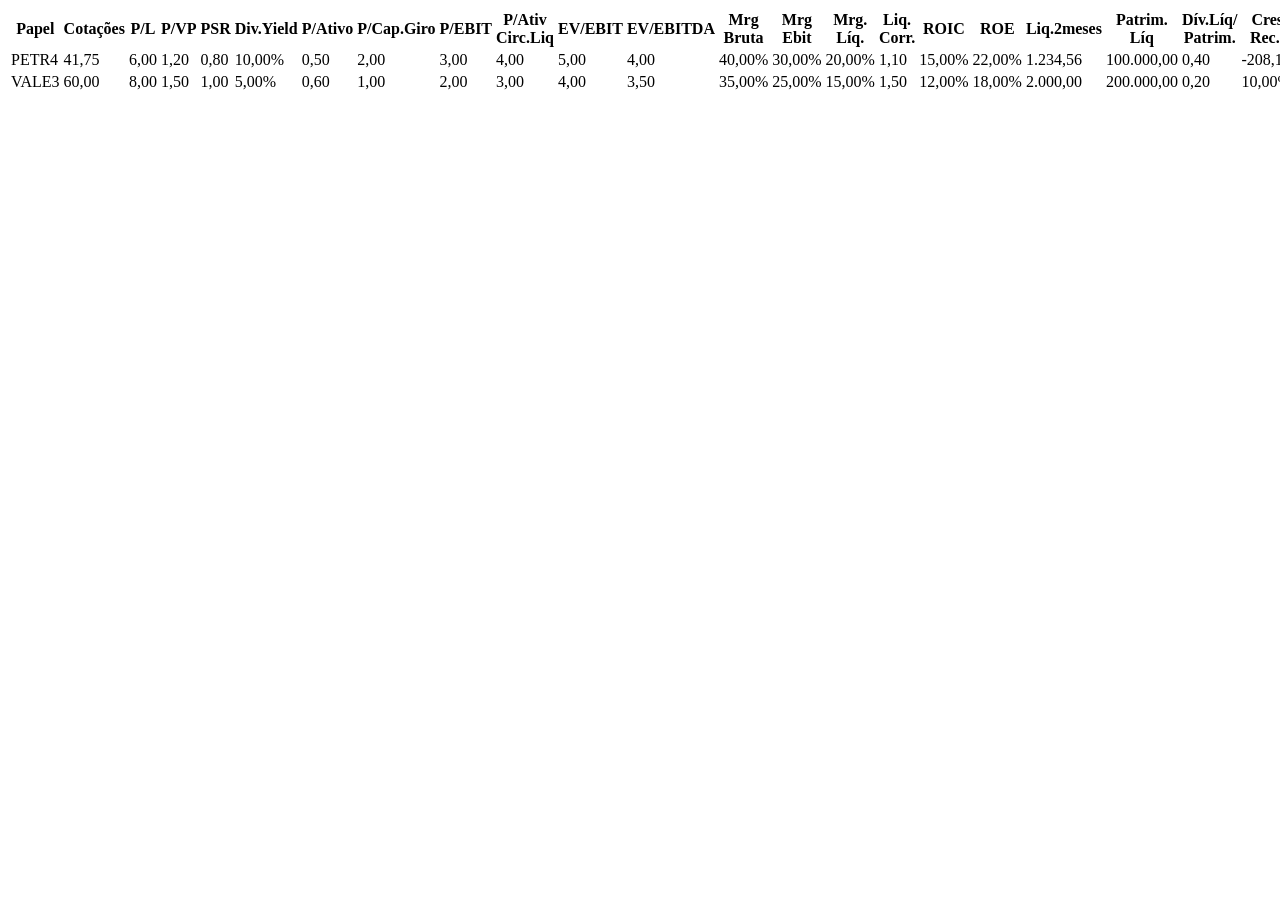
<file: tests/fixtures/fundamentus.html>
<html><head><meta charset="iso-8859-1"></head><body>
<table>
<tr>
<th>Papel</th><th>Cota��es</th><th>P/L</th><th>P/VP</th><th>PSR</th><th>Div.Yield</th>
<th>P/Ativo</th><th>P/Cap.Giro</th><th>P/EBIT</th><th>P/Ativ Circ.Liq</th>
<th>EV/EBIT</th><th>EV/EBITDA</th><th>Mrg Bruta</th><th>Mrg Ebit</th><th>Mrg. L�q.</th>
<th>Liq. Corr.</th><th>ROIC</th><th>ROE</th><th>Liq.2meses</th><th>Patrim. L�q</th>
<th>D�v.L�q/ Patrim.</th><th>Cresc. Rec.5a</th>
</tr>
<tr>
<td>PETR4</td><td>41,75</td><td>6,00</td><td>1,20</td><td>0,80</td><td>10,00%</td>
<td>0,50</td><td>2,00</td><td>3,00</td><td>4,00</td>
<td>5,00</td><td>4,00</td><td>40,00%</td><td>30,00%</td><td>20,00%</td>
<td>1,10</td><td>15,00%</td><td>22,00%</td><td>1.234,56</td><td>100.000,00</td>
<td>0,40</td><td>-208,15%</td>
</tr>
<tr>
<td>VALE3</td><td>60,00</td><td>8,00</td><td>1,50</td><td>1,00</td><td>5,00%</td>
<td>0,60</td><td>1,00</td><td>2,00</td><td>3,00</td>
<td>4,00</td><td>3,50</td><td>35,00%</td><td>25,00%</td><td>15,00%</td>
<td>1,50</td><td>12,00%</td><td>18,00%</td><td>2.000,00</td><td>200.000,00</td>
<td>0,20</td><td>10,00%</td>
</tr>
</table>
</body></html>
</file>
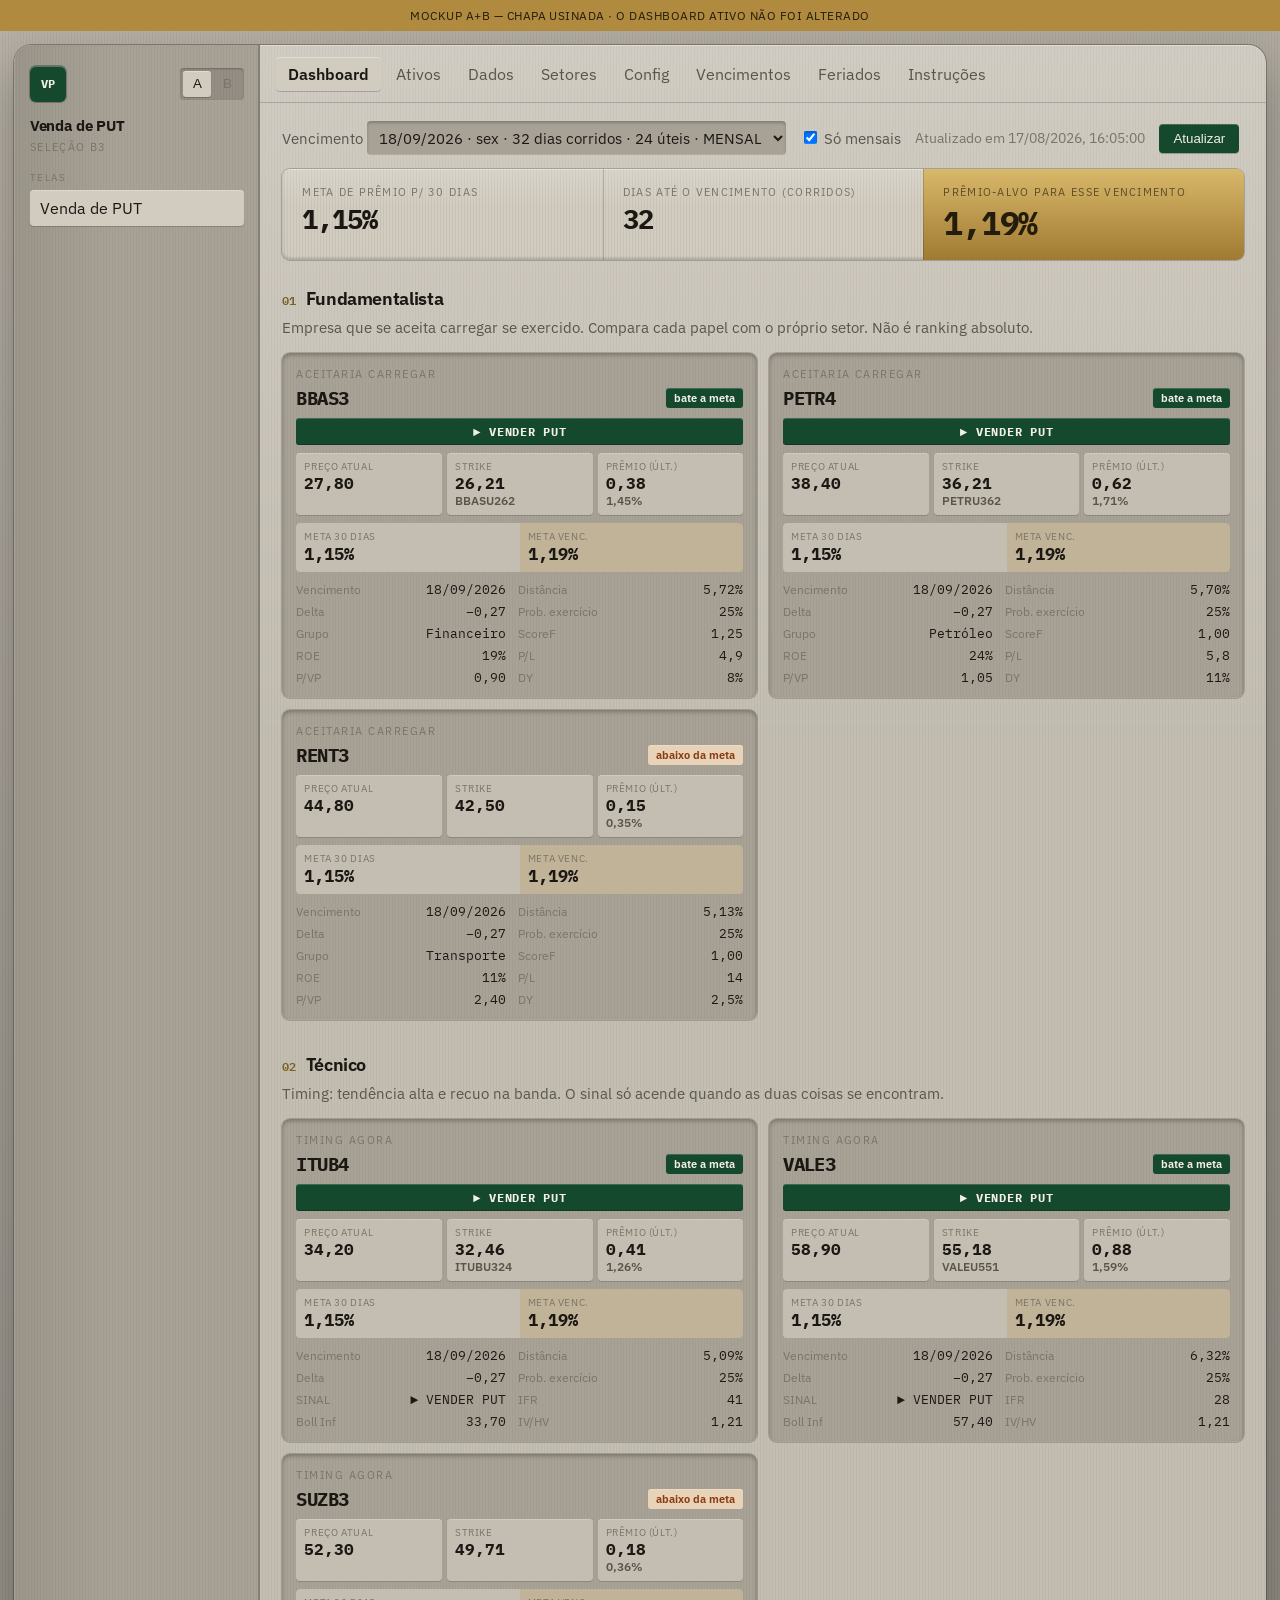
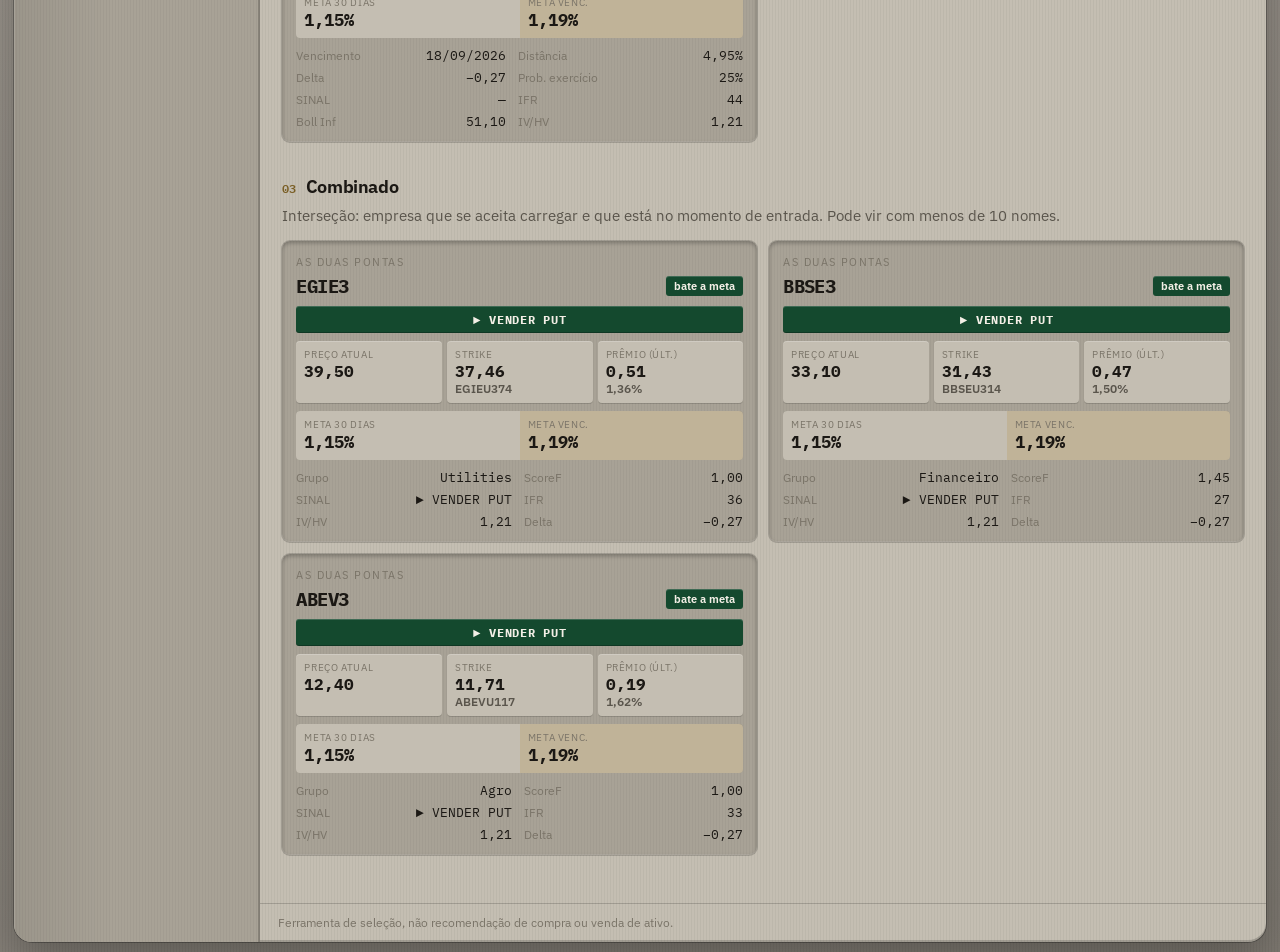
<file: docs/superpowers/specs/mockup-chapa-ab.html>
<!DOCTYPE html>
<html lang="pt-BR" data-theme="light">
<head>
  <meta charset="utf-8">
  <meta name="viewport" content="width=device-width, initial-scale=1">
  <title>Mockup A+B — chapa usinada</title>
  <link rel="preconnect" href="https://fonts.googleapis.com">
  <link rel="preconnect" href="https://fonts.gstatic.com" crossorigin>
  <link href="https://fonts.googleapis.com/css2?family=IBM+Plex+Mono:wght@500;600;700&family=IBM+Plex+Sans:wght@400;500;600;650&display=swap" rel="stylesheet">
  <style>
    :root {
      --page: #9e9890;
      --plate: #c4beb2;
      --pocket: #a8a296;
      --raised: #d2ccc0;
      --ink: #1b1814;
      --ink-2: #5a554c;
      --ink-3: #7a7468;
      --enamel: #14492e;
      --enamel-ink: #f3efe6;
      --brass: #b08a3e;
      --brass-deep: #7a5e24;
      --brass-ink: #241c0c;
      --warn: #8a3b12;
      --warn-tint: #e8d3b8;
      --font: "IBM Plex Sans", "Segoe UI", sans-serif;
      --mono: "IBM Plex Mono", ui-monospace, monospace;
      color-scheme: light;
    }
    [data-theme="dark"] {
      --page: #0b0c0d;
      --plate: #1a1b1e;
      --pocket: #101114;
      --raised: #24262b;
      --ink: #ece6db;
      --ink-2: #a39b8e;
      --ink-3: #6f6a60;
      --enamel: #1b6b3e;
      --enamel-ink: #eef6ef;
      --brass: #c4a35a;
      --brass-deep: #8a6c30;
      --brass-ink: #f4e6c0;
      --warn: #f3c28a;
      --warn-tint: #3a2a18;
      color-scheme: dark;
    }
    * { box-sizing: border-box; }
    html, body { margin: 0; min-height: 100%; }
    body {
      font-family: var(--font);
      color: var(--ink);
      background:
        repeating-linear-gradient(90deg, transparent 0 2px, rgba(0,0,0,.045) 2px 3px),
        radial-gradient(900px 420px at 8% -10%, rgba(255,255,255,.22), transparent 50%),
        linear-gradient(165deg, #b7b1a6, var(--page) 46%, #7f7a72);
    }
    [data-theme="dark"] body {
      background:
        repeating-linear-gradient(90deg, transparent 0 2px, rgba(255,255,255,.03) 2px 3px),
        radial-gradient(800px 380px at 10% -12%, rgba(196,163,90,.07), transparent 48%),
        linear-gradient(165deg, #1c1d20, #0b0c0d 50%, #070708);
    }
    .note {
      position: sticky; top: 0; z-index: 8;
      padding: 8px 16px;
      font-size: 12px;
      letter-spacing: .04em;
      text-transform: uppercase;
      background: var(--brass);
      color: var(--brass-ink);
      text-align: center;
    }
    .chassis {
      display: flex;
      min-height: 100dvh;
      margin: 14px;
      border-radius: 18px;
      overflow: hidden;
      background:
        linear-gradient(180deg, rgba(255,255,255,.22), transparent 28%),
        repeating-linear-gradient(90deg, transparent 0 2px, rgba(0,0,0,.04) 2px 3px),
        var(--plate);
      box-shadow:
        inset 0 1px 0 rgba(255,255,255,.35),
        inset 0 -2px 0 rgba(0,0,0,.18),
        0 0 0 1px rgba(0,0,0,.28),
        0 22px 50px rgba(0,0,0,.28);
    }
    .rail {
      width: 15.4rem;
      flex-shrink: 0;
      padding: 1.3rem 1rem;
      background:
        linear-gradient(90deg, rgba(0,0,0,.08), transparent 40%),
        repeating-linear-gradient(90deg, transparent 0 2px, rgba(0,0,0,.035) 2px 3px),
        var(--pocket);
      box-shadow: inset -2px 0 0 rgba(0,0,0,.2), inset 1px 0 0 rgba(255,255,255,.12);
    }
    .row { display: flex; justify-content: space-between; align-items: center; }
    .mark {
      width: 36px; height: 36px; border-radius: 6px;
      display: grid; place-items: center;
      background: var(--enamel); color: var(--enamel-ink);
      font: 700 12px var(--mono);
      box-shadow: inset 0 1px 0 rgba(255,255,255,.25), 0 0 0 1px rgba(0,0,0,.25);
    }
    .switch { display: flex; gap: 2px; padding: 3px; border-radius: 4px;
      background: rgba(0,0,0,.12); box-shadow: inset 0 1px 2px rgba(0,0,0,.25); }
    .switch button {
      border: 0; background: transparent; color: var(--ink-3);
      width: 28px; height: 26px; border-radius: 3px; cursor: pointer;
    }
    .switch button[aria-pressed="true"] {
      background: var(--raised); color: var(--ink);
      box-shadow: inset 0 1px 0 rgba(255,255,255,.3), 0 1px 0 rgba(0,0,0,.2);
    }
    .brand { margin: 14px 0 16px; }
    .brand b { display: block; font-size: 15px; letter-spacing: -.02em; }
    .brand span { font-size: 11px; color: var(--ink-3); letter-spacing: .12em; text-transform: uppercase; }
    .nav-label { margin: 0 0 6px; font-size: 10px; letter-spacing: .14em; text-transform: uppercase; color: var(--ink-3); }
    .nav a {
      display: block; color: var(--ink-2); text-decoration: none;
      padding: 8px 10px; border-radius: 4px; margin-bottom: 4px;
    }
    .nav a.on {
      background: var(--raised); color: var(--ink);
      box-shadow: inset 0 1px 0 rgba(255,255,255,.25), 0 1px 0 rgba(0,0,0,.18);
    }
    .stage { flex: 1; min-width: 0; display: flex; flex-direction: column; }
    .tabs {
      display: flex; gap: 3px; padding: 12px 16px;
      overflow-x: auto;
      box-shadow: inset 0 -1px 0 rgba(0,0,0,.18);
    }
    .tab {
      border: 0; background: transparent; color: var(--ink-2);
      padding: 7px 12px; border-radius: 4px; cursor: pointer; font: inherit; white-space: nowrap;
    }
    .tab.on {
      background: var(--raised); color: var(--ink); font-weight: 600;
      box-shadow: inset 0 1px 0 rgba(255,255,255,.28), 0 1px 0 rgba(0,0,0,.2);
    }
    .pane { padding: 18px 22px 48px; }
    .pane[hidden] { display: none; }
    .bar { display: flex; flex-wrap: wrap; gap: 10px 14px; align-items: center; margin-bottom: 14px; color: var(--ink-2); font-size: .95rem; }
    select, input {
      font: inherit; color: var(--ink); background: var(--pocket); border: 0;
      padding: 6px 8px; border-radius: 4px;
      box-shadow: inset 0 2px 3px rgba(0,0,0,.22), inset 0 -1px 0 rgba(255,255,255,.1);
    }
    .go {
      border: 0; background: var(--enamel); color: var(--enamel-ink);
      padding: 7px 14px; border-radius: 4px; font: 600 inherit; cursor: pointer;
      box-shadow: inset 0 1px 0 rgba(255,255,255,.2), 0 1px 0 rgba(0,0,0,.25);
    }
    .stamp { color: var(--ink-3); font-size: .86rem; }
    .tape {
      display: flex; flex-wrap: wrap; margin-bottom: 26px; border-radius: 8px; overflow: hidden;
      background:
        linear-gradient(180deg, rgba(255,255,255,.18), transparent 40%),
        repeating-linear-gradient(90deg, transparent 0 2px, rgba(0,0,0,.05) 2px 3px),
        var(--raised);
      box-shadow:
        inset 0 1px 0 rgba(255,255,255,.35),
        inset 0 -2px 3px rgba(0,0,0,.18),
        0 0 0 1px rgba(0,0,0,.2);
    }
    .cell { flex: 1; min-width: 170px; padding: 16px 20px; }
    .cell + .cell { box-shadow: inset 1px 0 0 rgba(0,0,0,.18); }
    .lbl { font-size: .66rem; letter-spacing: .12em; text-transform: uppercase; color: var(--ink-3); }
    .val { font-family: var(--mono); font-size: 1.7rem; font-weight: 700; letter-spacing: -.04em; margin-top: 2px; }
    .cell.gold {
      background:
        linear-gradient(180deg, #d8b86a, #a07a32);
      color: var(--brass-ink);
    }
    .cell.gold .lbl { color: rgba(36,28,12,.65); }
    .cell.gold .val { font-size: 2.05rem; }
    .list + .list { margin-top: 32px; }
    .list h2 {
      margin: 0 0 6px; font-size: 1.15rem; font-weight: 650; letter-spacing: -.02em;
      display: flex; gap: 10px; align-items: baseline;
    }
    .idx { font-family: var(--mono); font-size: .78rem; color: var(--brass-deep); font-weight: 600; }
    .narr { margin: 0 0 14px; max-width: 70rem; color: var(--ink-2); font-size: .93rem; line-height: 1.55; }
    .cards { display: grid; grid-template-columns: repeat(auto-fill, minmax(20rem, 1fr)); gap: 12px; }
    .card {
      padding: 14px 14px 12px;
      border-radius: 8px;
      background:
        repeating-linear-gradient(90deg, transparent 0 2px, rgba(0,0,0,.035) 2px 3px),
        var(--pocket);
      box-shadow:
        inset 0 2px 4px rgba(0,0,0,.28),
        inset 0 -1px 0 rgba(255,255,255,.12),
        0 0 0 1px rgba(0,0,0,.18);
    }
    .kicker { margin: 0 0 4px; font-size: .66rem; letter-spacing: .14em; text-transform: uppercase; color: var(--ink-3); }
    .head { display: flex; justify-content: space-between; align-items: center; gap: 8px; margin-bottom: 8px; }
    .ticker { margin: 0; font-family: var(--mono); font-size: 1.2rem; font-weight: 700; letter-spacing: -.03em; }
    .chip {
      font-size: .7rem; font-weight: 650; padding: 3px 8px; border-radius: 3px;
      background: var(--enamel); color: var(--enamel-ink);
      box-shadow: inset 0 1px 0 rgba(255,255,255,.18);
    }
    .chip.warn { background: var(--warn-tint); color: var(--warn); }
    .sinal {
      margin: 0 0 8px; text-align: center; padding: 5px 8px; border-radius: 3px;
      background: var(--enamel); color: var(--enamel-ink);
      font-family: var(--mono); font-size: .78rem; font-weight: 700; letter-spacing: .06em;
      box-shadow: inset 0 1px 0 rgba(255,255,255,.18), inset 0 -1px 0 rgba(0,0,0,.25);
    }
    .ops { display: grid; grid-template-columns: 1fr 1fr 1fr; gap: 5px; }
    .op {
      padding: 7px 8px; border-radius: 4px;
      background: var(--plate);
      box-shadow: inset 0 1px 0 rgba(255,255,255,.2), 0 1px 0 rgba(0,0,0,.15);
    }
    .op span { display: block; font-size: .64rem; letter-spacing: .06em; text-transform: uppercase; color: var(--ink-3); }
    .op b { display: block; font-family: var(--mono); font-size: 1rem; font-weight: 650; }
    .op small { display: block; font-size: .72rem; font-weight: 600; color: var(--ink-2); }
    .strip { display: grid; grid-template-columns: 1fr 1fr; margin: 8px 0; border-radius: 4px; overflow: hidden;
      box-shadow: inset 0 2px 3px rgba(0,0,0,.2); }
    .strip div { padding: 7px 8px; }
    .strip .a { background: var(--plate); }
    .strip .b { background: color-mix(in srgb, var(--brass) 22%, var(--plate)); }
    .strip span { display: block; font-size: .64rem; letter-spacing: .06em; text-transform: uppercase; color: var(--ink-3); }
    .strip b { font-family: var(--mono); font-size: 1.05rem; }
    dl { margin: 8px 0 0; display: grid; grid-template-columns: max-content 1fr max-content 1fr; gap: 4px 12px; align-items: baseline; }
    dt { color: var(--ink-3); font-size: .76rem; }
    dd { margin: 0; text-align: right; font-family: var(--mono); font-size: .84rem; font-variant-numeric: tabular-nums; }
    table { width: 100%; border-collapse: collapse; background: var(--pocket); border-radius: 8px; overflow: hidden;
      box-shadow: inset 0 2px 4px rgba(0,0,0,.25); }
    th, td { padding: 8px 10px; text-align: left; font-variant-numeric: tabular-nums; }
    th { font-size: 11px; color: var(--ink-2); background: var(--plate); }
    td { border-top: 1px solid rgba(0,0,0,.12); font-family: var(--mono); font-size: .86rem; }
    foot { display: block; padding: 12px 18px; color: var(--ink-3); font-size: 12px;
      box-shadow: inset 0 1px 0 rgba(0,0,0,.18); }
    @media (max-width: 720px) {
      .chassis { flex-direction: column; margin: 8px; }
      .rail { width: 100%; }
      .nav { display: none; }
      .ops { grid-template-columns: 1fr; }
      dl { grid-template-columns: auto 1fr; }
    }
  </style>
</head>
<body>
  <div class="note">Mockup A+B — chapa usinada · o dashboard ativo não foi alterado</div>
  <div class="chassis">
    <aside class="rail">
      <div class="row">
        <span class="mark">VP</span>
        <div class="switch" role="group" aria-label="Acabamento">
          <button type="button" id="to-a" aria-pressed="true" title="Titânio natural">A</button>
          <button type="button" id="to-b" aria-pressed="false" title="Space black">B</button>
        </div>
      </div>
      <div class="brand">
        <b>Venda de PUT</b>
        <span>Seleção B3</span>
      </div>
      <p class="nav-label">Telas</p>
      <nav class="nav">
        <a class="on" href="#dash">Venda de PUT</a>
      </nav>
    </aside>
    <div class="stage">
      <header class="tabs">
        <button class="tab on" data-p="dash">Dashboard</button>
        <button class="tab" data-p="ativos">Ativos</button>
        <button class="tab" data-p="dados">Dados</button>
        <button class="tab" data-p="setores">Setores</button>
        <button class="tab" data-p="config">Config</button>
        <button class="tab" data-p="venc">Vencimentos</button>
        <button class="tab" data-p="fer">Feriados</button>
        <button class="tab" data-p="ins">Instruções</button>
      </header>

      <section id="dash" class="pane">
        <div class="bar">
          <label>Vencimento
            <select>
              <option>18/09/2026 · sex · 32 dias corridos · 24 úteis · MENSAL</option>
              <option>21/08/2026 · sex · 4 dias corridos · 5 úteis · MENSAL</option>
            </select>
          </label>
          <label><input type="checkbox" checked> Só mensais</label>
          <span class="stamp">Atualizado em 17/08/2026, 16:05:00</span>
          <button class="go" type="button">Atualizar</button>
        </div>
        <div class="tape">
          <div class="cell"><div class="lbl">Meta de prêmio p/ 30 dias</div><div class="val">1,15%</div></div>
          <div class="cell"><div class="lbl">Dias até o vencimento (corridos)</div><div class="val">32</div></div>
          <div class="cell gold"><div class="lbl">Prêmio-alvo para esse vencimento</div><div class="val">1,19%</div></div>
        </div>

        <article class="list">
          <h2><span class="idx">01</span> Fundamentalista</h2>
          <p class="narr">Empresa que se aceita carregar se exercido. Compara cada papel com o próprio setor. Não é ranking absoluto.</p>
          <div class="cards">
            <article class="card">
              <p class="kicker">Aceitaria carregar</p>
              <header class="head"><h3 class="ticker">BBAS3</h3><span class="chip">bate a meta</span></header>
              <p class="sinal">► VENDER PUT</p>
              <div class="ops">
                <div class="op"><span>Preço atual</span><b>27,80</b></div>
                <div class="op"><span>Strike</span><b>26,21</b><small>BBASU262</small></div>
                <div class="op"><span>Prêmio (últ.)</span><b>0,38</b><small>1,45%</small></div>
              </div>
              <div class="strip"><div class="a"><span>Meta 30 dias</span><b>1,15%</b></div><div class="b"><span>Meta venc.</span><b>1,19%</b></div></div>
              <dl>
                <dt>Vencimento</dt><dd>18/09/2026</dd><dt>Distância</dt><dd>5,72%</dd>
                <dt>Delta</dt><dd>−0,27</dd><dt>Prob. exercício</dt><dd>25%</dd>
                <dt>Grupo</dt><dd>Financeiro</dd><dt>ScoreF</dt><dd>1,25</dd>
                <dt>ROE</dt><dd>19%</dd><dt>P/L</dt><dd>4,9</dd>
                <dt>P/VP</dt><dd>0,90</dd><dt>DY</dt><dd>8%</dd>
              </dl>
            </article>
            <article class="card">
              <p class="kicker">Aceitaria carregar</p>
              <header class="head"><h3 class="ticker">PETR4</h3><span class="chip">bate a meta</span></header>
              <p class="sinal">► VENDER PUT</p>
              <div class="ops">
                <div class="op"><span>Preço atual</span><b>38,40</b></div>
                <div class="op"><span>Strike</span><b>36,21</b><small>PETRU362</small></div>
                <div class="op"><span>Prêmio (últ.)</span><b>0,62</b><small>1,71%</small></div>
              </div>
              <div class="strip"><div class="a"><span>Meta 30 dias</span><b>1,15%</b></div><div class="b"><span>Meta venc.</span><b>1,19%</b></div></div>
              <dl>
                <dt>Vencimento</dt><dd>18/09/2026</dd><dt>Distância</dt><dd>5,70%</dd>
                <dt>Delta</dt><dd>−0,27</dd><dt>Prob. exercício</dt><dd>25%</dd>
                <dt>Grupo</dt><dd>Petróleo</dd><dt>ScoreF</dt><dd>1,00</dd>
                <dt>ROE</dt><dd>24%</dd><dt>P/L</dt><dd>5,8</dd>
                <dt>P/VP</dt><dd>1,05</dd><dt>DY</dt><dd>11%</dd>
              </dl>
            </article>
            <article class="card">
              <p class="kicker">Aceitaria carregar</p>
              <header class="head"><h3 class="ticker">RENT3</h3><span class="chip warn">abaixo da meta</span></header>
              <div class="ops">
                <div class="op"><span>Preço atual</span><b>44,80</b></div>
                <div class="op"><span>Strike</span><b>42,50</b></div>
                <div class="op"><span>Prêmio (últ.)</span><b>0,15</b><small>0,35%</small></div>
              </div>
              <div class="strip"><div class="a"><span>Meta 30 dias</span><b>1,15%</b></div><div class="b"><span>Meta venc.</span><b>1,19%</b></div></div>
              <dl>
                <dt>Vencimento</dt><dd>18/09/2026</dd><dt>Distância</dt><dd>5,13%</dd>
                <dt>Delta</dt><dd>−0,27</dd><dt>Prob. exercício</dt><dd>25%</dd>
                <dt>Grupo</dt><dd>Transporte</dd><dt>ScoreF</dt><dd>1,00</dd>
                <dt>ROE</dt><dd>11%</dd><dt>P/L</dt><dd>14</dd>
                <dt>P/VP</dt><dd>2,40</dd><dt>DY</dt><dd>2,5%</dd>
              </dl>
            </article>
          </div>
        </article>

        <article class="list">
          <h2><span class="idx">02</span> Técnico</h2>
          <p class="narr">Timing: tendência alta e recuo na banda. O sinal só acende quando as duas coisas se encontram.</p>
          <div class="cards">
            <article class="card">
              <p class="kicker">Timing agora</p>
              <header class="head"><h3 class="ticker">ITUB4</h3><span class="chip">bate a meta</span></header>
              <p class="sinal">► VENDER PUT</p>
              <div class="ops">
                <div class="op"><span>Preço atual</span><b>34,20</b></div>
                <div class="op"><span>Strike</span><b>32,46</b><small>ITUBU324</small></div>
                <div class="op"><span>Prêmio (últ.)</span><b>0,41</b><small>1,26%</small></div>
              </div>
              <div class="strip"><div class="a"><span>Meta 30 dias</span><b>1,15%</b></div><div class="b"><span>Meta venc.</span><b>1,19%</b></div></div>
              <dl>
                <dt>Vencimento</dt><dd>18/09/2026</dd><dt>Distância</dt><dd>5,09%</dd>
                <dt>Delta</dt><dd>−0,27</dd><dt>Prob. exercício</dt><dd>25%</dd>
                <dt>SINAL</dt><dd>► VENDER PUT</dd><dt>IFR</dt><dd>41</dd>
                <dt>Boll Inf</dt><dd>33,70</dd><dt>IV/HV</dt><dd>1,21</dd>
              </dl>
            </article>
            <article class="card">
              <p class="kicker">Timing agora</p>
              <header class="head"><h3 class="ticker">VALE3</h3><span class="chip">bate a meta</span></header>
              <p class="sinal">► VENDER PUT</p>
              <div class="ops">
                <div class="op"><span>Preço atual</span><b>58,90</b></div>
                <div class="op"><span>Strike</span><b>55,18</b><small>VALEU551</small></div>
                <div class="op"><span>Prêmio (últ.)</span><b>0,88</b><small>1,59%</small></div>
              </div>
              <div class="strip"><div class="a"><span>Meta 30 dias</span><b>1,15%</b></div><div class="b"><span>Meta venc.</span><b>1,19%</b></div></div>
              <dl>
                <dt>Vencimento</dt><dd>18/09/2026</dd><dt>Distância</dt><dd>6,32%</dd>
                <dt>Delta</dt><dd>−0,27</dd><dt>Prob. exercício</dt><dd>25%</dd>
                <dt>SINAL</dt><dd>► VENDER PUT</dd><dt>IFR</dt><dd>28</dd>
                <dt>Boll Inf</dt><dd>57,40</dd><dt>IV/HV</dt><dd>1,21</dd>
              </dl>
            </article>
            <article class="card">
              <p class="kicker">Timing agora</p>
              <header class="head"><h3 class="ticker">SUZB3</h3><span class="chip warn">abaixo da meta</span></header>
              <div class="ops">
                <div class="op"><span>Preço atual</span><b>52,30</b></div>
                <div class="op"><span>Strike</span><b>49,71</b></div>
                <div class="op"><span>Prêmio (últ.)</span><b>0,18</b><small>0,36%</small></div>
              </div>
              <div class="strip"><div class="a"><span>Meta 30 dias</span><b>1,15%</b></div><div class="b"><span>Meta venc.</span><b>1,19%</b></div></div>
              <dl>
                <dt>Vencimento</dt><dd>18/09/2026</dd><dt>Distância</dt><dd>4,95%</dd>
                <dt>Delta</dt><dd>−0,27</dd><dt>Prob. exercício</dt><dd>25%</dd>
                <dt>SINAL</dt><dd>—</dd><dt>IFR</dt><dd>44</dd>
                <dt>Boll Inf</dt><dd>51,10</dd><dt>IV/HV</dt><dd>1,21</dd>
              </dl>
            </article>
          </div>
        </article>

        <article class="list">
          <h2><span class="idx">03</span> Combinado</h2>
          <p class="narr">Interseção: empresa que se aceita carregar e que está no momento de entrada. Pode vir com menos de 10 nomes.</p>
          <div class="cards">
            <article class="card">
              <p class="kicker">As duas pontas</p>
              <header class="head"><h3 class="ticker">EGIE3</h3><span class="chip">bate a meta</span></header>
              <p class="sinal">► VENDER PUT</p>
              <div class="ops">
                <div class="op"><span>Preço atual</span><b>39,50</b></div>
                <div class="op"><span>Strike</span><b>37,46</b><small>EGIEU374</small></div>
                <div class="op"><span>Prêmio (últ.)</span><b>0,51</b><small>1,36%</small></div>
              </div>
              <div class="strip"><div class="a"><span>Meta 30 dias</span><b>1,15%</b></div><div class="b"><span>Meta venc.</span><b>1,19%</b></div></div>
              <dl>
                <dt>Grupo</dt><dd>Utilities</dd><dt>ScoreF</dt><dd>1,00</dd>
                <dt>SINAL</dt><dd>► VENDER PUT</dd><dt>IFR</dt><dd>36</dd>
                <dt>IV/HV</dt><dd>1,21</dd><dt>Delta</dt><dd>−0,27</dd>
              </dl>
            </article>
            <article class="card">
              <p class="kicker">As duas pontas</p>
              <header class="head"><h3 class="ticker">BBSE3</h3><span class="chip">bate a meta</span></header>
              <p class="sinal">► VENDER PUT</p>
              <div class="ops">
                <div class="op"><span>Preço atual</span><b>33,10</b></div>
                <div class="op"><span>Strike</span><b>31,43</b><small>BBSEU314</small></div>
                <div class="op"><span>Prêmio (últ.)</span><b>0,47</b><small>1,50%</small></div>
              </div>
              <div class="strip"><div class="a"><span>Meta 30 dias</span><b>1,15%</b></div><div class="b"><span>Meta venc.</span><b>1,19%</b></div></div>
              <dl>
                <dt>Grupo</dt><dd>Financeiro</dd><dt>ScoreF</dt><dd>1,45</dd>
                <dt>SINAL</dt><dd>► VENDER PUT</dd><dt>IFR</dt><dd>27</dd>
                <dt>IV/HV</dt><dd>1,21</dd><dt>Delta</dt><dd>−0,27</dd>
              </dl>
            </article>
            <article class="card">
              <p class="kicker">As duas pontas</p>
              <header class="head"><h3 class="ticker">ABEV3</h3><span class="chip">bate a meta</span></header>
              <p class="sinal">► VENDER PUT</p>
              <div class="ops">
                <div class="op"><span>Preço atual</span><b>12,40</b></div>
                <div class="op"><span>Strike</span><b>11,71</b><small>ABEVU117</small></div>
                <div class="op"><span>Prêmio (últ.)</span><b>0,19</b><small>1,62%</small></div>
              </div>
              <div class="strip"><div class="a"><span>Meta 30 dias</span><b>1,15%</b></div><div class="b"><span>Meta venc.</span><b>1,19%</b></div></div>
              <dl>
                <dt>Grupo</dt><dd>Agro</dd><dt>ScoreF</dt><dd>1,00</dd>
                <dt>SINAL</dt><dd>► VENDER PUT</dd><dt>IFR</dt><dd>33</dd>
                <dt>IV/HV</dt><dd>1,21</dd><dt>Delta</dt><dd>−0,27</dd>
              </dl>
            </article>
          </div>
        </article>
      </section>

      <section id="ativos" class="pane" hidden>
        <table>
          <thead><tr><th>Ticker</th><th>Grupo</th><th>ScoreF</th><th>SINAL</th><th>IFR</th><th>IV/HV</th></tr></thead>
          <tbody>
            <tr><td>BBAS3</td><td>Financeiro</td><td>1,25</td><td>► VENDER PUT</td><td>24</td><td>1,21</td></tr>
            <tr><td>PETR4</td><td>Petróleo</td><td>1,00</td><td>► VENDER PUT</td><td>32</td><td>1,21</td></tr>
            <tr><td>ITUB4</td><td>Financeiro</td><td>1,95</td><td>► VENDER PUT</td><td>41</td><td>1,21</td></tr>
            <tr><td>RENT3</td><td>Transporte</td><td>1,00</td><td>—</td><td>48</td><td>1,21</td></tr>
          </tbody>
        </table>
      </section>
      <section id="dados" class="pane" hidden><p class="narr">Aba Dados — mesma chapa, tabela de indicadores. Mockup.</p></section>
      <section id="setores" class="pane" hidden><p class="narr">Aba Setores — ranks dentro do grupo. Mockup.</p></section>
      <section id="config" class="pane" hidden>
        <p class="narr">Calculadora: Meta 30d × √(dias / 30). Campos recuados na chapa, sem vidro.</p>
        <label>Meta de prêmio p/ 30 dias <input value="0,0115"></label>
      </section>
      <section id="venc" class="pane" hidden><p class="narr">Lista de vencimentos mensais e semanais. Mockup.</p></section>
      <section id="fer" class="pane" hidden><p class="narr">Feriados B3. Mockup.</p></section>
      <section id="ins" class="pane" hidden>
        <p class="narr">Ferramenta de seleção para venda de put coberta por critério próprio. Sem terminal de corretora.</p>
      </section>
      <foot>Ferramenta de seleção, não recomendação de compra ou venda de ativo.</foot>
    </div>
  </div>
  <script>
    const root = document.documentElement;
    const a = document.getElementById("to-a");
    const b = document.getElementById("to-b");
    function setTheme(t) {
      root.setAttribute("data-theme", t);
      a.setAttribute("aria-pressed", t === "light" ? "true" : "false");
      b.setAttribute("aria-pressed", t === "dark" ? "true" : "false");
    }
    a.onclick = () => setTheme("light");
    b.onclick = () => setTheme("dark");
    document.querySelectorAll(".tab").forEach((btn) => {
      btn.addEventListener("click", () => {
        document.querySelectorAll(".tab").forEach((x) => x.classList.remove("on"));
        btn.classList.add("on");
        document.querySelectorAll(".pane").forEach((p) => { p.hidden = p.id !== btn.dataset.p; });
      });
    });
  </script>
</body>
</html>
</file>
